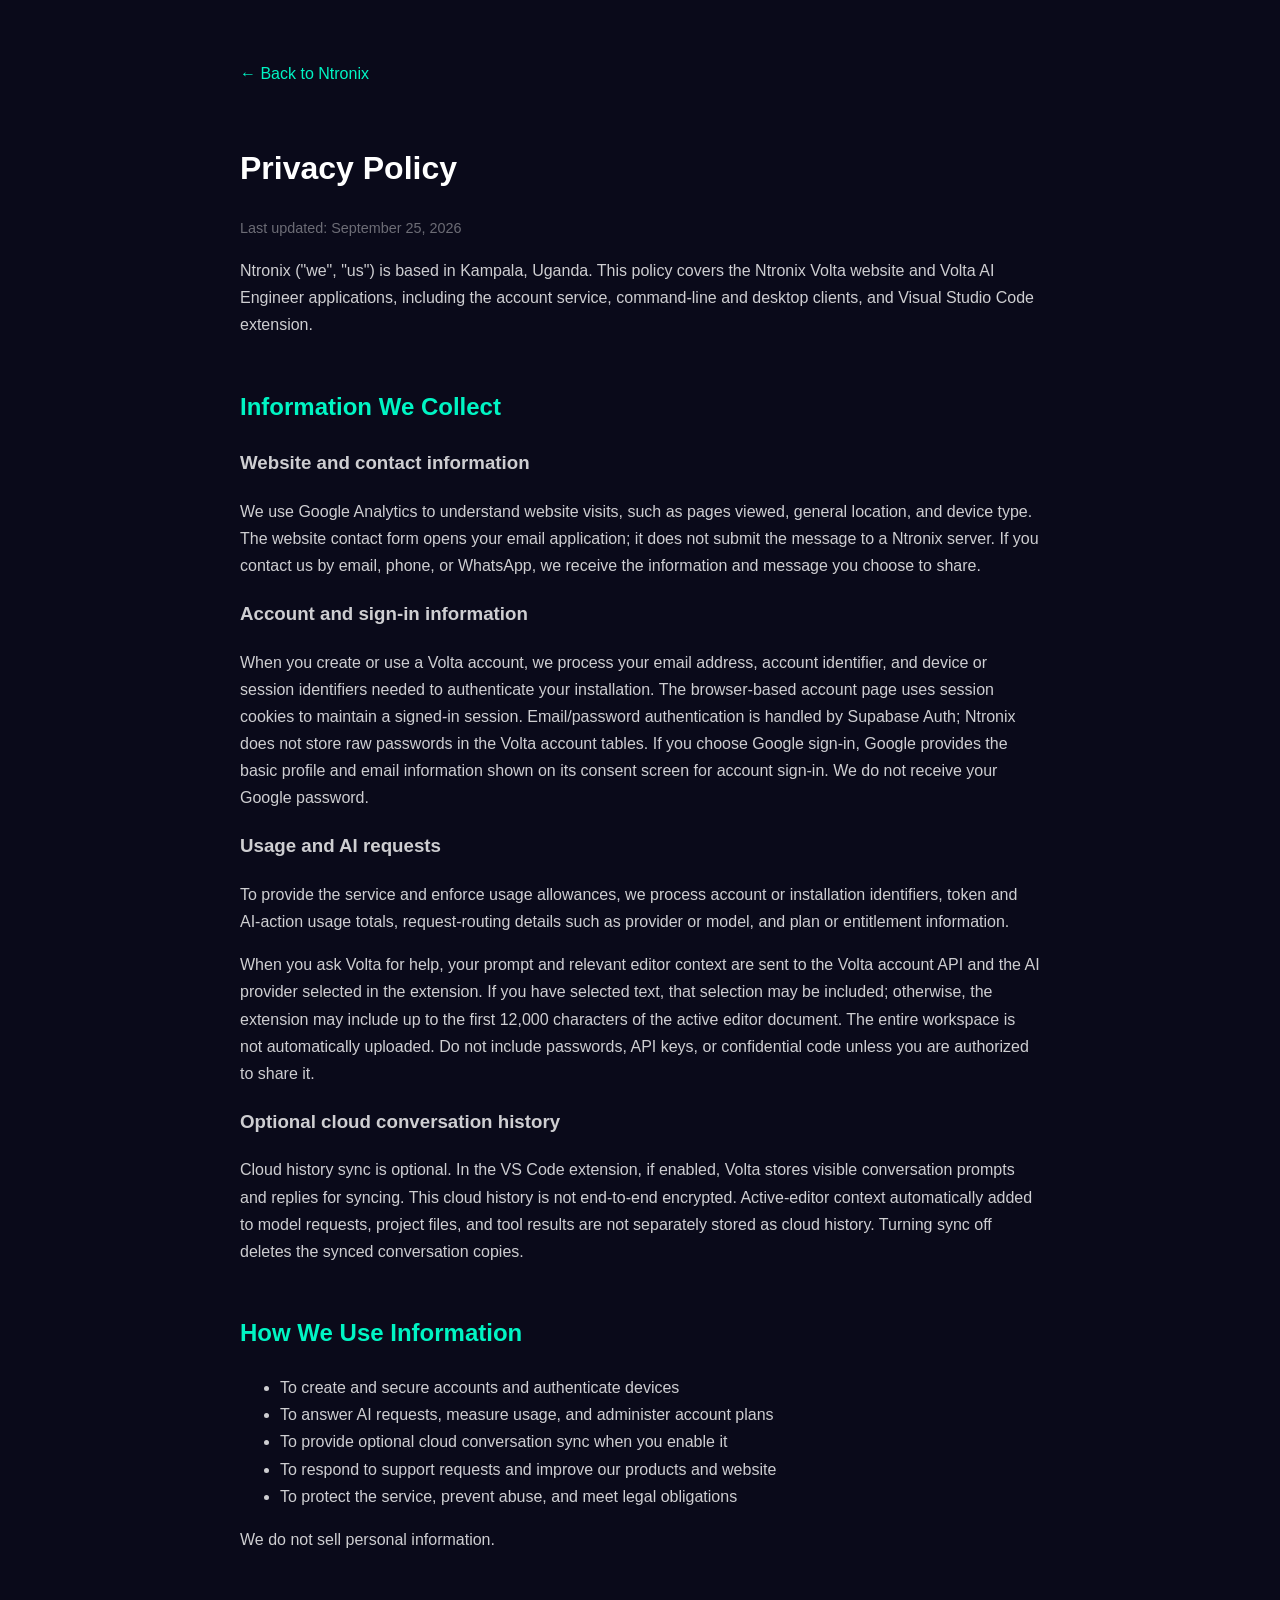
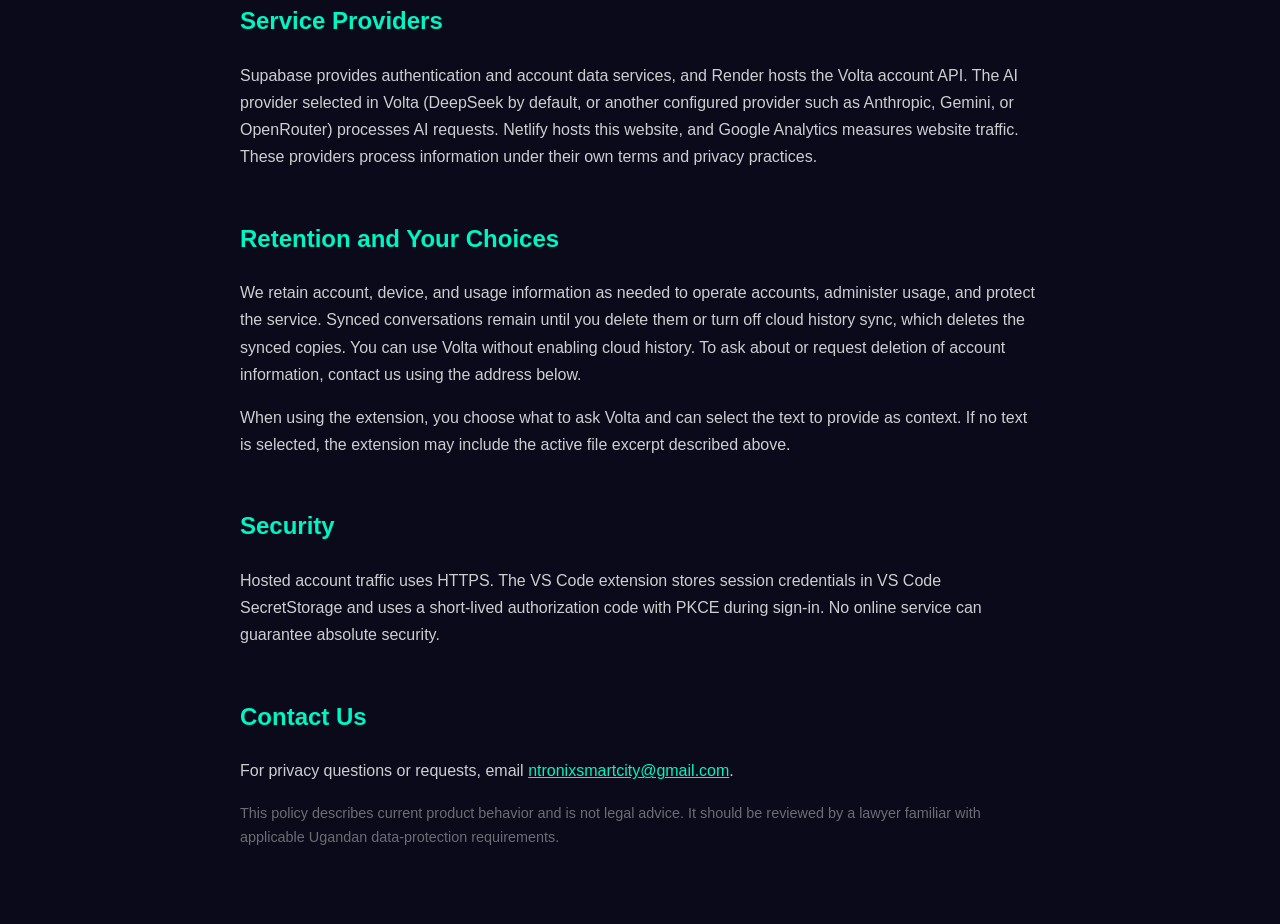
<file: privacy-policy.html>
<!DOCTYPE html>
<html lang="en">
<head>
<meta charset="UTF-8">
<meta name="viewport" content="width=device-width, initial-scale=1.0">
<title>Privacy Policy | Ntronix Volta</title>
<style>
  body { background:#0a0a1a; color:rgba(255,255,255,0.8); font-family: 'DM Sans', -apple-system, sans-serif; line-height:1.7; max-width:800px; margin:0 auto; padding:60px 24px; }
  h1 { color:#fff; font-family: 'Syne', sans-serif; }
  h2 { color:#00F5C4; font-family: 'Syne', sans-serif; margin-top:2em; }
  a { color:#00F5C4; }
  .updated { color:rgba(255,255,255,0.4); font-size:0.9em; }
  .back { display:inline-block; margin-bottom:2em; color:#00F5C4; text-decoration:none; }
</style>
</head>
<body>
  <a href="index.html" class="back">&larr; Back to Ntronix</a>
  <h1>Privacy Policy</h1>
  <p class="updated">Last updated: September 25, 2026</p>

  <p>Ntronix ("we", "us") is based in Kampala, Uganda. This policy covers the Ntronix Volta website and Volta AI Engineer applications, including the account service, command-line and desktop clients, and Visual Studio Code extension.</p>

  <h2>Information We Collect</h2>
  <h3>Website and contact information</h3>
  <p>We use Google Analytics to understand website visits, such as pages viewed, general location, and device type. The website contact form opens your email application; it does not submit the message to a Ntronix server. If you contact us by email, phone, or WhatsApp, we receive the information and message you choose to share.</p>

  <h3>Account and sign-in information</h3>
  <p>When you create or use a Volta account, we process your email address, account identifier, and device or session identifiers needed to authenticate your installation. The browser-based account page uses session cookies to maintain a signed-in session. Email/password authentication is handled by Supabase Auth; Ntronix does not store raw passwords in the Volta account tables. If you choose Google sign-in, Google provides the basic profile and email information shown on its consent screen for account sign-in. We do not receive your Google password.</p>

  <h3>Usage and AI requests</h3>
  <p>To provide the service and enforce usage allowances, we process account or installation identifiers, token and AI-action usage totals, request-routing details such as provider or model, and plan or entitlement information.</p>
  <p>When you ask Volta for help, your prompt and relevant editor context are sent to the Volta account API and the AI provider selected in the extension. If you have selected text, that selection may be included; otherwise, the extension may include up to the first 12,000 characters of the active editor document. The entire workspace is not automatically uploaded. Do not include passwords, API keys, or confidential code unless you are authorized to share it.</p>

  <h3>Optional cloud conversation history</h3>
  <p>Cloud history sync is optional. In the VS Code extension, if enabled, Volta stores visible conversation prompts and replies for syncing. This cloud history is not end-to-end encrypted. Active-editor context automatically added to model requests, project files, and tool results are not separately stored as cloud history. Turning sync off deletes the synced conversation copies.</p>

  <h2>How We Use Information</h2>
  <ul>
    <li>To create and secure accounts and authenticate devices</li>
    <li>To answer AI requests, measure usage, and administer account plans</li>
    <li>To provide optional cloud conversation sync when you enable it</li>
    <li>To respond to support requests and improve our products and website</li>
    <li>To protect the service, prevent abuse, and meet legal obligations</li>
  </ul>
  <p>We do not sell personal information.</p>

  <h2>Service Providers</h2>
  <p>Supabase provides authentication and account data services, and Render hosts the Volta account API. The AI provider selected in Volta (DeepSeek by default, or another configured provider such as Anthropic, Gemini, or OpenRouter) processes AI requests. Netlify hosts this website, and Google Analytics measures website traffic. These providers process information under their own terms and privacy practices.</p>

  <h2>Retention and Your Choices</h2>
  <p>We retain account, device, and usage information as needed to operate accounts, administer usage, and protect the service. Synced conversations remain until you delete them or turn off cloud history sync, which deletes the synced copies. You can use Volta without enabling cloud history. To ask about or request deletion of account information, contact us using the address below.</p>
  <p>When using the extension, you choose what to ask Volta and can select the text to provide as context. If no text is selected, the extension may include the active file excerpt described above.</p>

  <h2>Security</h2>
  <p>Hosted account traffic uses HTTPS. The VS Code extension stores session credentials in VS Code SecretStorage and uses a short-lived authorization code with PKCE during sign-in. No online service can guarantee absolute security.</p>

  <h2>Contact Us</h2>
  <p>For privacy questions or requests, email <a href="mailto:ntronixsmartcity@gmail.com">ntronixsmartcity@gmail.com</a>.</p>
  <p class="updated">This policy describes current product behavior and is not legal advice. It should be reviewed by a lawyer familiar with applicable Ugandan data-protection requirements.</p>
</body>
</html>
</file>
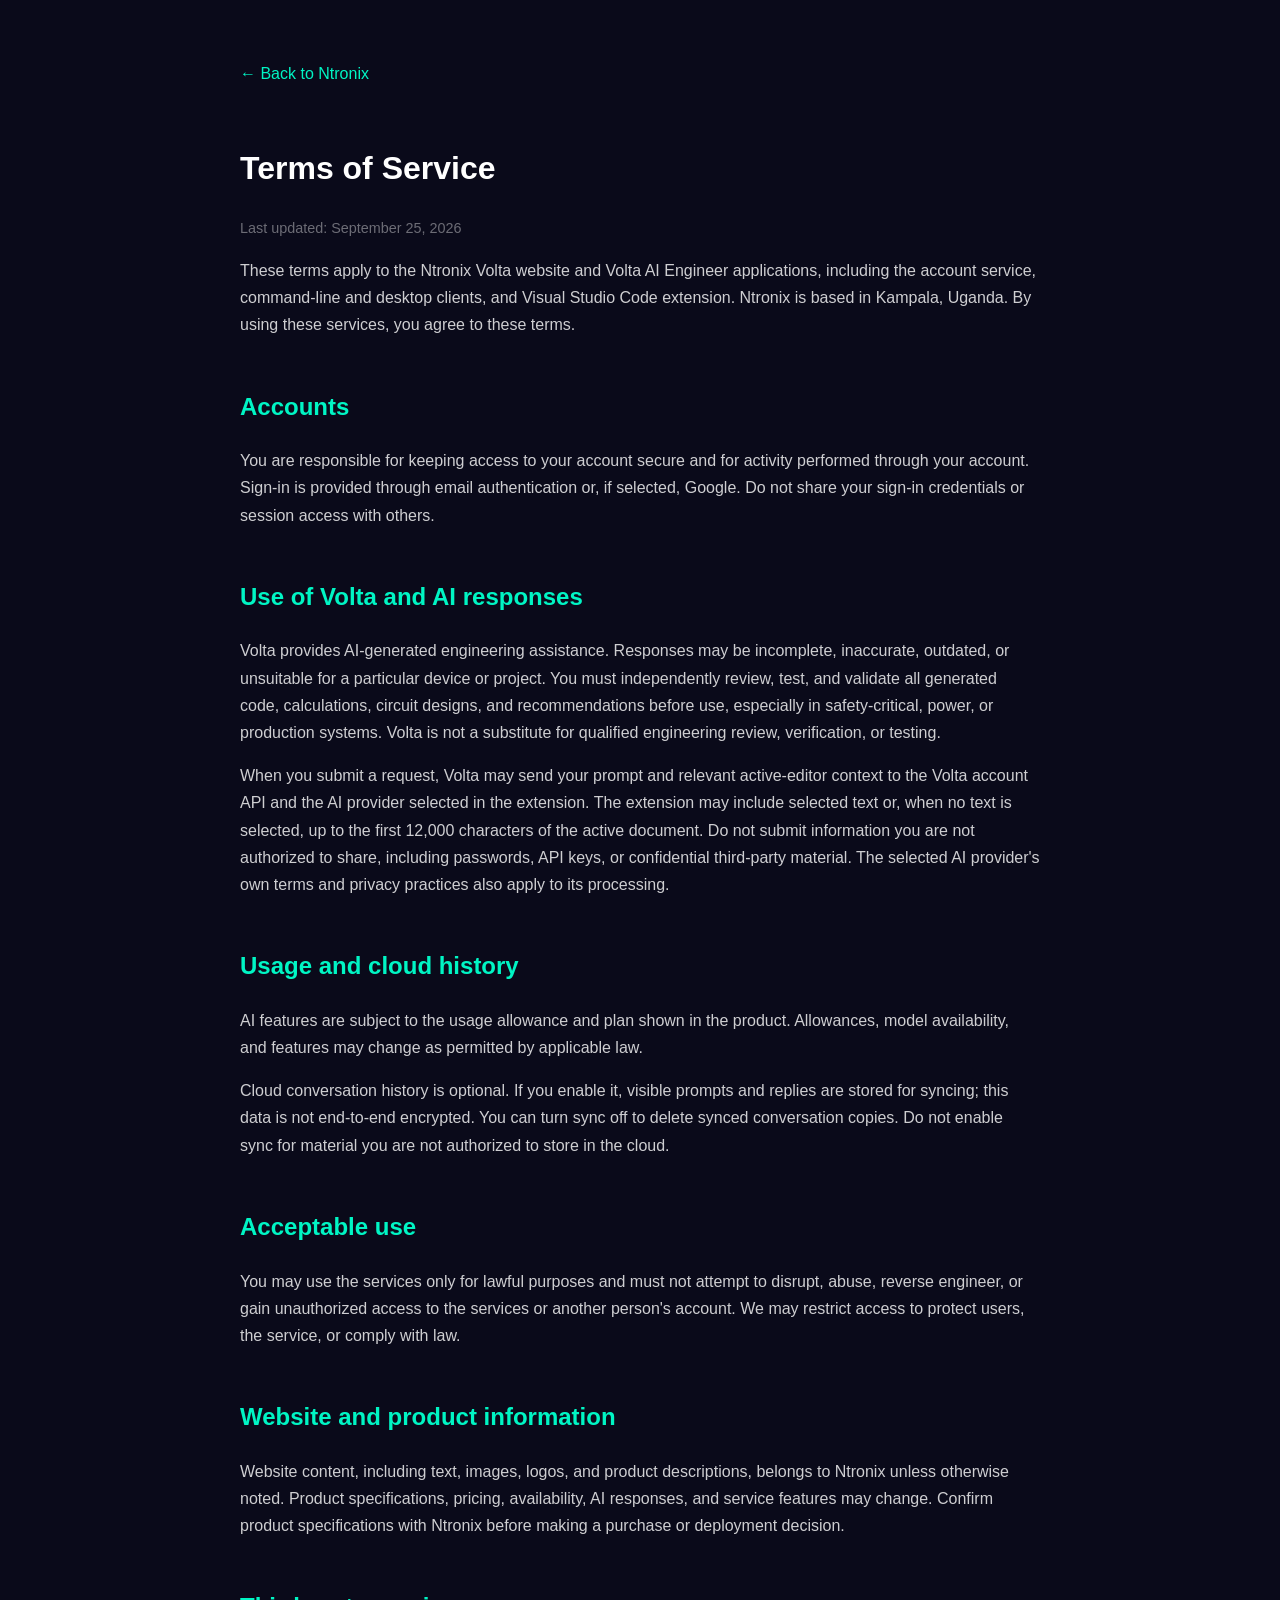
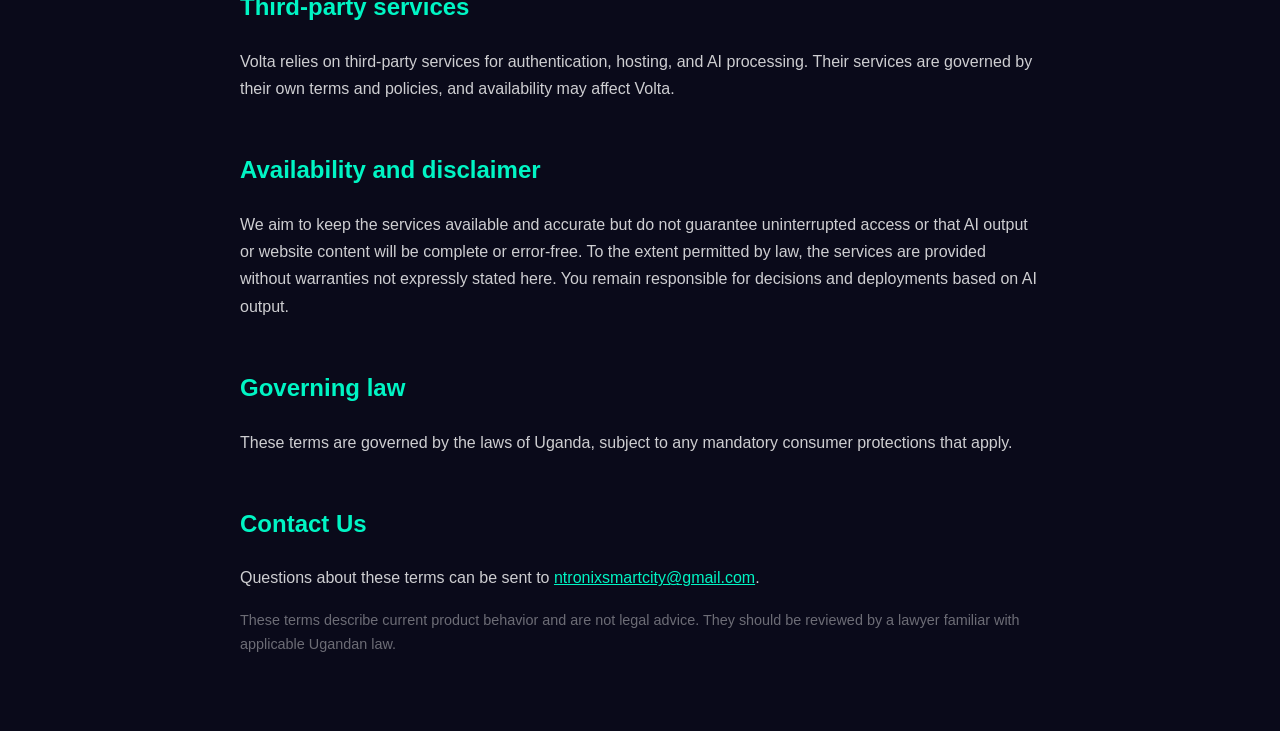
<file: terms-of-service.html>
<!DOCTYPE html>
<html lang="en">
<head>
<meta charset="UTF-8">
<meta name="viewport" content="width=device-width, initial-scale=1.0">
<title>Terms of Service | Ntronix Volta</title>
<style>
  body { background:#0a0a1a; color:rgba(255,255,255,0.8); font-family: 'DM Sans', -apple-system, sans-serif; line-height:1.7; max-width:800px; margin:0 auto; padding:60px 24px; }
  h1 { color:#fff; font-family: 'Syne', sans-serif; }
  h2 { color:#00F5C4; font-family: 'Syne', sans-serif; margin-top:2em; }
  a { color:#00F5C4; }
  .updated { color:rgba(255,255,255,0.4); font-size:0.9em; }
  .back { display:inline-block; margin-bottom:2em; color:#00F5C4; text-decoration:none; }
</style>
</head>
<body>
  <a href="index.html" class="back">&larr; Back to Ntronix</a>
  <h1>Terms of Service</h1>
  <p class="updated">Last updated: September 25, 2026</p>

  <p>These terms apply to the Ntronix Volta website and Volta AI Engineer applications, including the account service, command-line and desktop clients, and Visual Studio Code extension. Ntronix is based in Kampala, Uganda. By using these services, you agree to these terms.</p>

  <h2>Accounts</h2>
  <p>You are responsible for keeping access to your account secure and for activity performed through your account. Sign-in is provided through email authentication or, if selected, Google. Do not share your sign-in credentials or session access with others.</p>

  <h2>Use of Volta and AI responses</h2>
  <p>Volta provides AI-generated engineering assistance. Responses may be incomplete, inaccurate, outdated, or unsuitable for a particular device or project. You must independently review, test, and validate all generated code, calculations, circuit designs, and recommendations before use, especially in safety-critical, power, or production systems. Volta is not a substitute for qualified engineering review, verification, or testing.</p>
  <p>When you submit a request, Volta may send your prompt and relevant active-editor context to the Volta account API and the AI provider selected in the extension. The extension may include selected text or, when no text is selected, up to the first 12,000 characters of the active document. Do not submit information you are not authorized to share, including passwords, API keys, or confidential third-party material. The selected AI provider's own terms and privacy practices also apply to its processing.</p>

  <h2>Usage and cloud history</h2>
  <p>AI features are subject to the usage allowance and plan shown in the product. Allowances, model availability, and features may change as permitted by applicable law.</p>
  <p>Cloud conversation history is optional. If you enable it, visible prompts and replies are stored for syncing; this data is not end-to-end encrypted. You can turn sync off to delete synced conversation copies. Do not enable sync for material you are not authorized to store in the cloud.</p>

  <h2>Acceptable use</h2>
  <p>You may use the services only for lawful purposes and must not attempt to disrupt, abuse, reverse engineer, or gain unauthorized access to the services or another person's account. We may restrict access to protect users, the service, or comply with law.</p>

  <h2>Website and product information</h2>
  <p>Website content, including text, images, logos, and product descriptions, belongs to Ntronix unless otherwise noted. Product specifications, pricing, availability, AI responses, and service features may change. Confirm product specifications with Ntronix before making a purchase or deployment decision.</p>

  <h2>Third-party services</h2>
  <p>Volta relies on third-party services for authentication, hosting, and AI processing. Their services are governed by their own terms and policies, and availability may affect Volta.</p>

  <h2>Availability and disclaimer</h2>
  <p>We aim to keep the services available and accurate but do not guarantee uninterrupted access or that AI output or website content will be complete or error-free. To the extent permitted by law, the services are provided without warranties not expressly stated here. You remain responsible for decisions and deployments based on AI output.</p>

  <h2>Governing law</h2>
  <p>These terms are governed by the laws of Uganda, subject to any mandatory consumer protections that apply.</p>

  <h2>Contact Us</h2>
  <p>Questions about these terms can be sent to <a href="mailto:ntronixsmartcity@gmail.com">ntronixsmartcity@gmail.com</a>.</p>
  <p class="updated">These terms describe current product behavior and are not legal advice. They should be reviewed by a lawyer familiar with applicable Ugandan law.</p>
</body>
</html>
</file>
